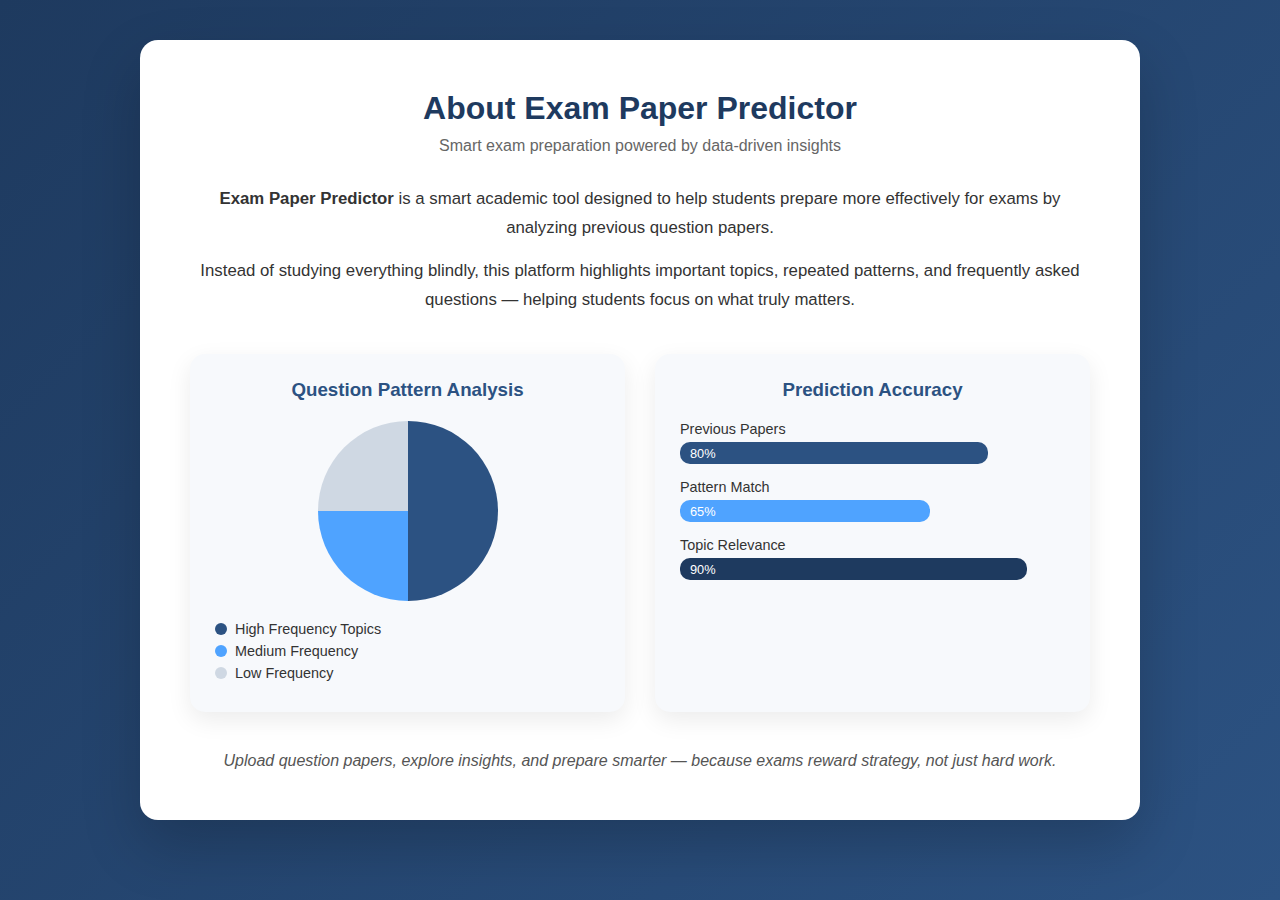
<file: myapp/templates/about.html>
<!DOCTYPE html>
<html lang="en">
<head>
    <meta charset="UTF-8">
    <title>About – Exam Paper Predictor</title>
    <style>
        * {
    margin: 0;
    padding: 0;
    box-sizing: border-box;
    font-family: "Segoe UI", sans-serif;
}

body {
    background: linear-gradient(135deg, #1e3a5f, #2c5282);
    min-height: 100vh;
    padding: 40px;
    color: #333;
}

.about-container {
    max-width: 1000px;
    margin: auto;
    background: #ffffff;
    padding: 50px;
    border-radius: 18px;
    box-shadow: 0 25px 60px rgba(0,0,0,0.2);
}

h1 {
    text-align: center;
    color: #1e3a5f;
    margin-bottom: 10px;
}

.subtitle {
    text-align: center;
    color: #666;
    margin-bottom: 30px;
}

.about-text p {
    font-size: 1.05rem;
    line-height: 1.7;
    margin-bottom: 15px;
    text-align: center;
}

/* STATS SECTION */
.stats-section {
    display: flex;
    gap: 30px;
    margin-top: 40px;
    flex-wrap: wrap;
}

.card {
    flex: 1;
    background: #f7f9fc;
    padding: 25px;
    border-radius: 15px;
    box-shadow: 0 8px 25px rgba(0,0,0,0.08);
}

.card h3 {
    text-align: center;
    margin-bottom: 20px;
    color: #2c5282;
}

/* PIE CHART */
.pie-chart {
    width: 180px;
    height: 180px;
    margin: 0 auto 20px;
    border-radius: 50%;
    background: conic-gradient(
        #2c5282 0% 50%,
        #4fa3ff 50% 75%,
        #cfd8e3 75% 100%
    );
}

.legend {
    list-style: none;
    font-size: 0.9rem;
}

.legend li {
    display: flex;
    align-items: center;
    margin-bottom: 6px;
}

.dot {
    width: 12px;
    height: 12px;
    border-radius: 50%;
    margin-right: 8px;
}

.high { background: #2c5282; }
.mid  { background: #4fa3ff; }
.low  { background: #cfd8e3; }

/* BAR GRAPH */
.bar-graph .bar {
    margin-bottom: 15px;
}

.bar span {
    font-size: 0.9rem;
    display: block;
    margin-bottom: 5px;
}

.fill {
    height: 22px;
    border-radius: 10px;
    color: white;
    font-size: 0.8rem;
    padding-left: 10px;
    display: flex;
    align-items: center;
}

.fill-80 { width: 80%; background: #2c5282; }
.fill-65 { width: 65%; background: #4fa3ff; }
.fill-90 { width: 90%; background: #1e3a5f; }

/* FOOTER */
.footer-text {
    margin-top: 40px;
    text-align: center;
    font-style: italic;
    color: #555;
}

/* RESPONSIVE */
@media (max-width: 768px) {
    .stats-section {
        flex-direction: column;
    }
}

    </style>
</head>
<body>

<div class="about-container">

    <h1>About Exam Paper Predictor</h1>
    <p class="subtitle">
        Smart exam preparation powered by data-driven insights
    </p>

    <!-- ABOUT TEXT -->
    <div class="about-text">
        <p>
            <strong>Exam Paper Predictor</strong> is a smart academic tool designed to help students
            prepare more effectively for exams by analyzing previous question papers.
        </p>
        <p>
            Instead of studying everything blindly, this platform highlights
            important topics, repeated patterns, and frequently asked questions —
            helping students focus on what truly matters.
        </p>
    </div>

    <!-- VISUAL STATS -->
    <div class="stats-section">

        <!-- PIE CHART -->
        <div class="card">
            <h3>Question Pattern Analysis</h3>
            <div class="pie-chart"></div>
            <ul class="legend">
                <li><span class="dot high"></span> High Frequency Topics</li>
                <li><span class="dot mid"></span> Medium Frequency</li>
                <li><span class="dot low"></span> Low Frequency</li>
            </ul>
        </div>

        <!-- BAR GRAPH -->
        <div class="card">
            <h3>Prediction Accuracy</h3>
            <div class="bar-graph">
                <div class="bar">
                    <span>Previous Papers</span>
                    <div class="fill fill-80">80%</div>
                </div>
                <div class="bar">
                    <span>Pattern Match</span>
                    <div class="fill fill-65">65%</div>
                </div>
                <div class="bar">
                    <span>Topic Relevance</span>
                    <div class="fill fill-90">90%</div>
                </div>
            </div>
        </div>

    </div>

    <!-- FOOTER TEXT -->
    <div class="footer-text">
        <p>
            Upload question papers, explore insights, and prepare smarter —
            because exams reward strategy, not just hard work.
        </p>
    </div>

</div>

</body>
</html>
</file>
